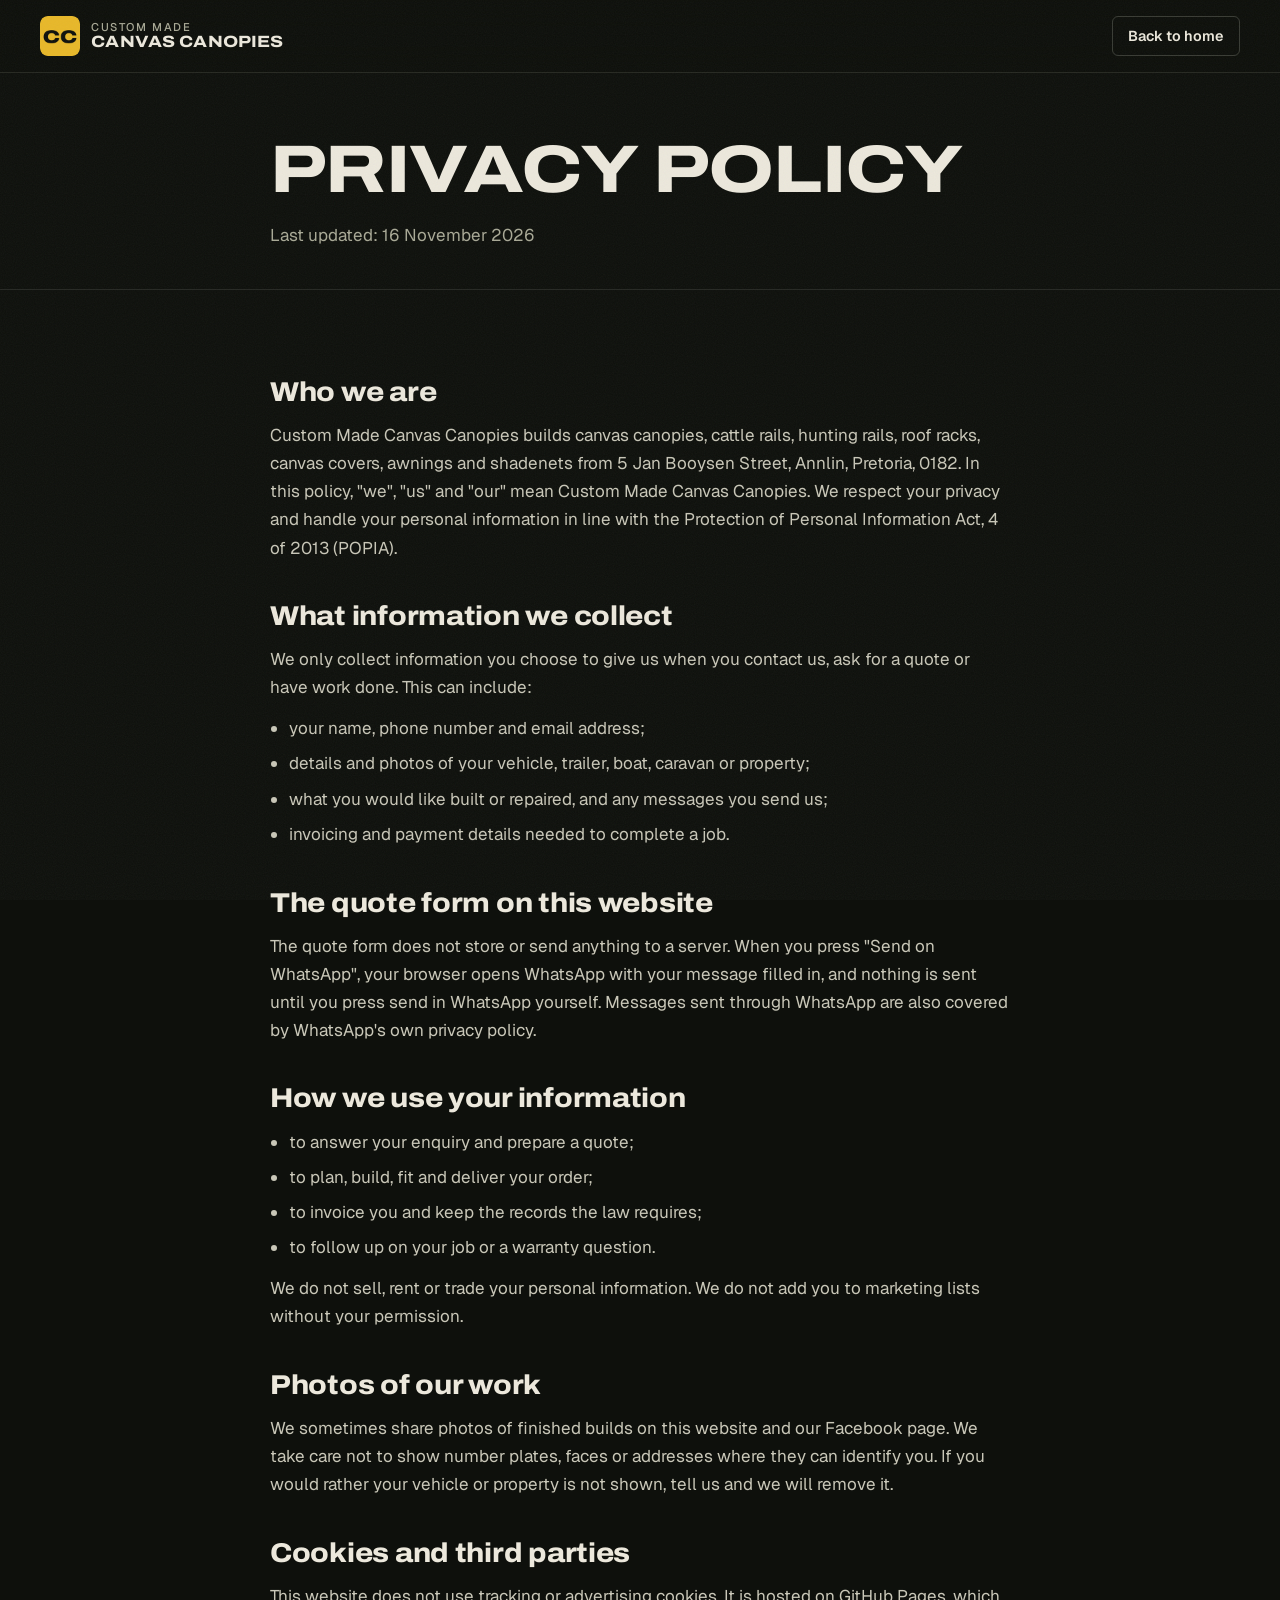
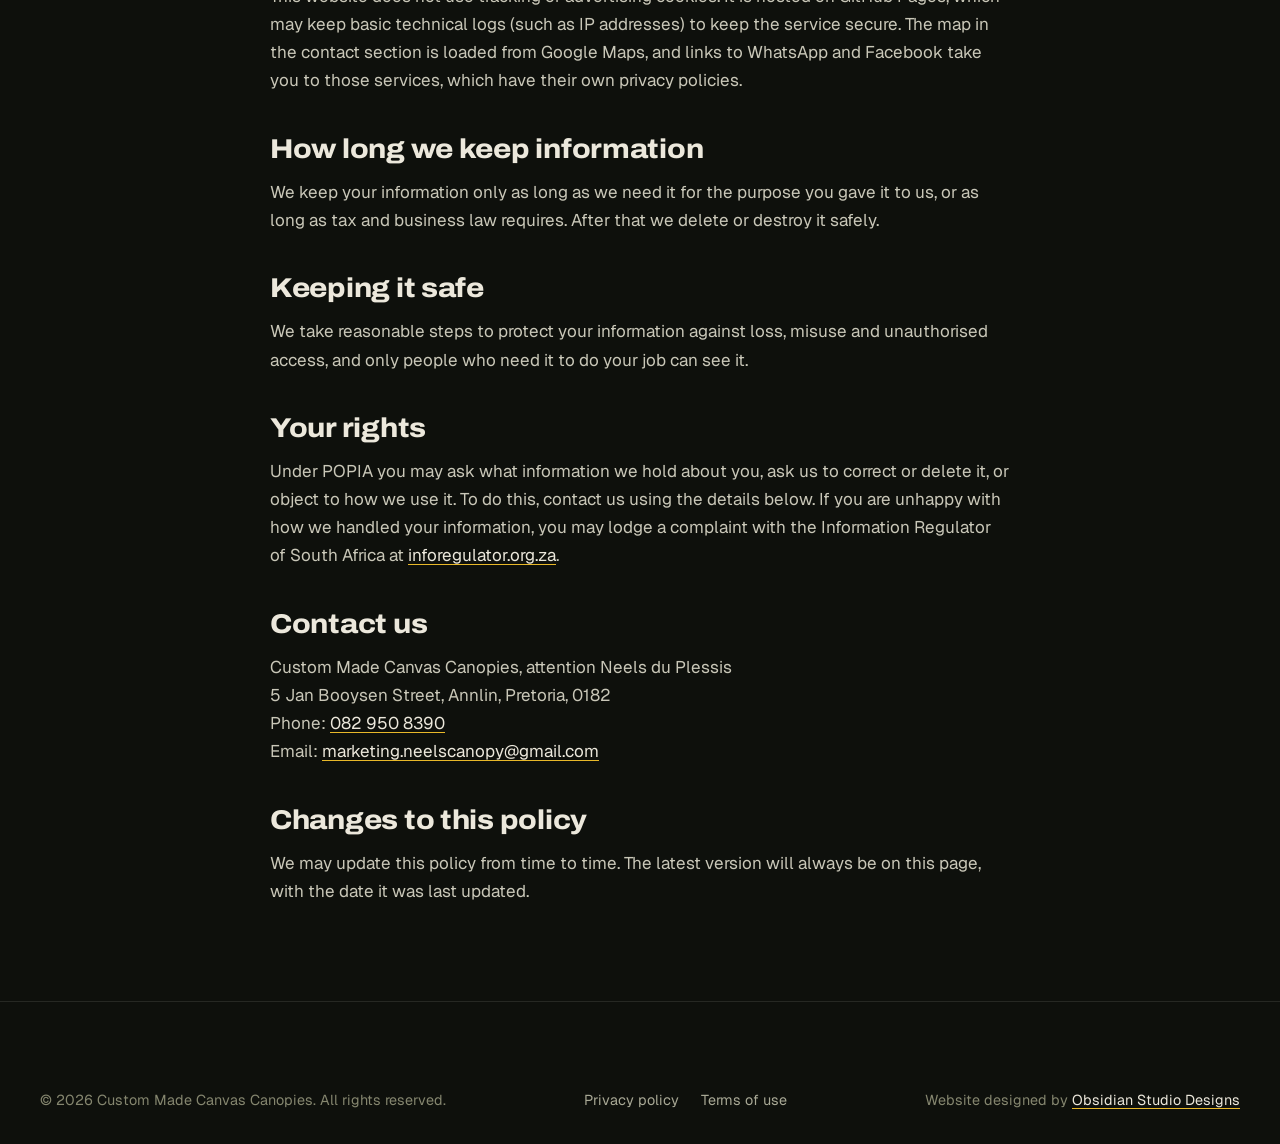
<file: privacy.html>
<!doctype html>
<html lang="en-ZA">
<head>
<meta charset="utf-8">
<meta name="viewport" content="width=device-width, initial-scale=1, viewport-fit=cover">
<title>Privacy policy | Custom Made Canvas Canopies</title>
<meta name="description" content="How Custom Made Canvas Canopies collects, uses and protects your personal information, in line with POPIA.">
<link rel="canonical" href="https://obsidianstudiodesigns.github.io/Custom-Made-Canvas-Canopies/privacy.html">
<meta name="robots" content="index,follow">
<meta name="theme-color" content="#0e100c">
<meta name="color-scheme" content="dark">
<meta property="og:type" content="website">
<meta property="og:site_name" content="Custom Made Canvas Canopies">
<meta property="og:locale" content="en_ZA">
<meta property="og:title" content="Privacy policy | Custom Made Canvas Canopies">
<meta property="og:description" content="How Custom Made Canvas Canopies collects, uses and protects your personal information, in line with POPIA.">
<meta property="og:url" content="https://obsidianstudiodesigns.github.io/Custom-Made-Canvas-Canopies/privacy.html">
<meta property="og:image" content="https://obsidianstudiodesigns.github.io/Custom-Made-Canvas-Canopies/assets/img/og-share.jpg">
<meta property="og:image:width" content="1200">
<meta property="og:image:height" content="630">
<meta name="twitter:card" content="summary_large_image">
<link rel="icon" href="favicon.ico" sizes="any">
<link rel="icon" type="image/png" sizes="32x32" href="favicon-32.png">
<link rel="apple-touch-icon" href="apple-touch-icon.png">
<link rel="manifest" href="site.webmanifest">
<link rel="preload" href="assets/fonts/archivo-var.woff2" as="font" type="font/woff2" crossorigin>
<link rel="stylesheet" href="assets/css/style.css">
</head>
<body>
<a class="skip" href="#main">Skip to content</a>
<header class="nav nav--page" data-state="scrolled">
  <div class="nav__inner wrap">
    <a class="brand" href="./" aria-label="Custom Made Canvas Canopies, home">
      <img src="assets/img/mark-120.png" alt="" width="40" height="40">
      <span class="brand__text"><span>Custom Made</span><strong>Canvas Canopies</strong></span>
    </a>
    <div class="nav__cta" style="margin-left:auto">
      <a class="btn btn--ghost btn--sm" href="./">Back to home</a>
    </div>
  </div>
</header>
<main id="main">
  <section class="legal-hero">
    <div class="wrap" style="max-width:820px">
      <h1>Privacy policy</h1>
      <p>Last updated: 16 November 2026</p>
    </div>
  </section>
  <section class="legal">
    <div class="wrap">
      <h2>Who we are</h2>
      <p>Custom Made Canvas Canopies builds canvas canopies, cattle rails, hunting rails, roof racks, canvas covers, awnings and shadenets from 5 Jan Booysen Street, Annlin, Pretoria, 0182. In this policy, "we", "us" and "our" mean Custom Made Canvas Canopies. We respect your privacy and handle your personal information in line with the Protection of Personal Information Act, 4 of 2013 (POPIA).</p>

      <h2>What information we collect</h2>
      <p>We only collect information you choose to give us when you contact us, ask for a quote or have work done. This can include:</p>
      <ul>
        <li>your name, phone number and email address;</li>
        <li>details and photos of your vehicle, trailer, boat, caravan or property;</li>
        <li>what you would like built or repaired, and any messages you send us;</li>
        <li>invoicing and payment details needed to complete a job.</li>
      </ul>

      <h2>The quote form on this website</h2>
      <p>The quote form does not store or send anything to a server. When you press "Send on WhatsApp", your browser opens WhatsApp with your message filled in, and nothing is sent until you press send in WhatsApp yourself. Messages sent through WhatsApp are also covered by WhatsApp's own privacy policy.</p>

      <h2>How we use your information</h2>
      <ul>
        <li>to answer your enquiry and prepare a quote;</li>
        <li>to plan, build, fit and deliver your order;</li>
        <li>to invoice you and keep the records the law requires;</li>
        <li>to follow up on your job or a warranty question.</li>
      </ul>
      <p>We do not sell, rent or trade your personal information. We do not add you to marketing lists without your permission.</p>

      <h2>Photos of our work</h2>
      <p>We sometimes share photos of finished builds on this website and our Facebook page. We take care not to show number plates, faces or addresses where they can identify you. If you would rather your vehicle or property is not shown, tell us and we will remove it.</p>

      <h2>Cookies and third parties</h2>
      <p>This website does not use tracking or advertising cookies. It is hosted on GitHub Pages, which may keep basic technical logs (such as IP addresses) to keep the service secure. The map in the contact section is loaded from Google Maps, and links to WhatsApp and Facebook take you to those services, which have their own privacy policies.</p>

      <h2>How long we keep information</h2>
      <p>We keep your information only as long as we need it for the purpose you gave it to us, or as long as tax and business law requires. After that we delete or destroy it safely.</p>

      <h2>Keeping it safe</h2>
      <p>We take reasonable steps to protect your information against loss, misuse and unauthorised access, and only people who need it to do your job can see it.</p>

      <h2>Your rights</h2>
      <p>Under POPIA you may ask what information we hold about you, ask us to correct or delete it, or object to how we use it. To do this, contact us using the details below. If you are unhappy with how we handled your information, you may lodge a complaint with the Information Regulator of South Africa at <a href="https://inforegulator.org.za/" target="_blank" rel="noopener">inforegulator.org.za</a>.</p>

      <h2>Contact us</h2>
      <p>Custom Made Canvas Canopies, attention Neels du Plessis<br>5 Jan Booysen Street, Annlin, Pretoria, 0182<br>Phone: <a href="tel:+27829508390">082 950 8390</a><br>Email: <a href="mailto:marketing.neelscanopy@gmail.com">marketing.neelscanopy@gmail.com</a></p>

      <h2>Changes to this policy</h2>
      <p>We may update this policy from time to time. The latest version will always be on this page, with the date it was last updated.</p>
    </div>
  </section>
</main>
<footer class="foot">
  <div class="wrap foot__base" style="margin-top:0;border-top:0;padding-top:0">
    <p>&copy; 2026 Custom Made Canvas Canopies. All rights reserved.</p>
    <nav class="foot__legal" aria-label="Legal">
      <a href="privacy.html">Privacy policy</a>
      <a href="terms.html">Terms of use</a>
    </nav>
    <p class="credit">Website designed by <a href="https://obsidianstudiodesigns.co.za/" target="_blank" rel="noopener">Obsidian Studio Designs</a></p>
  </div>
</footer>
</body>
</html>
</file>
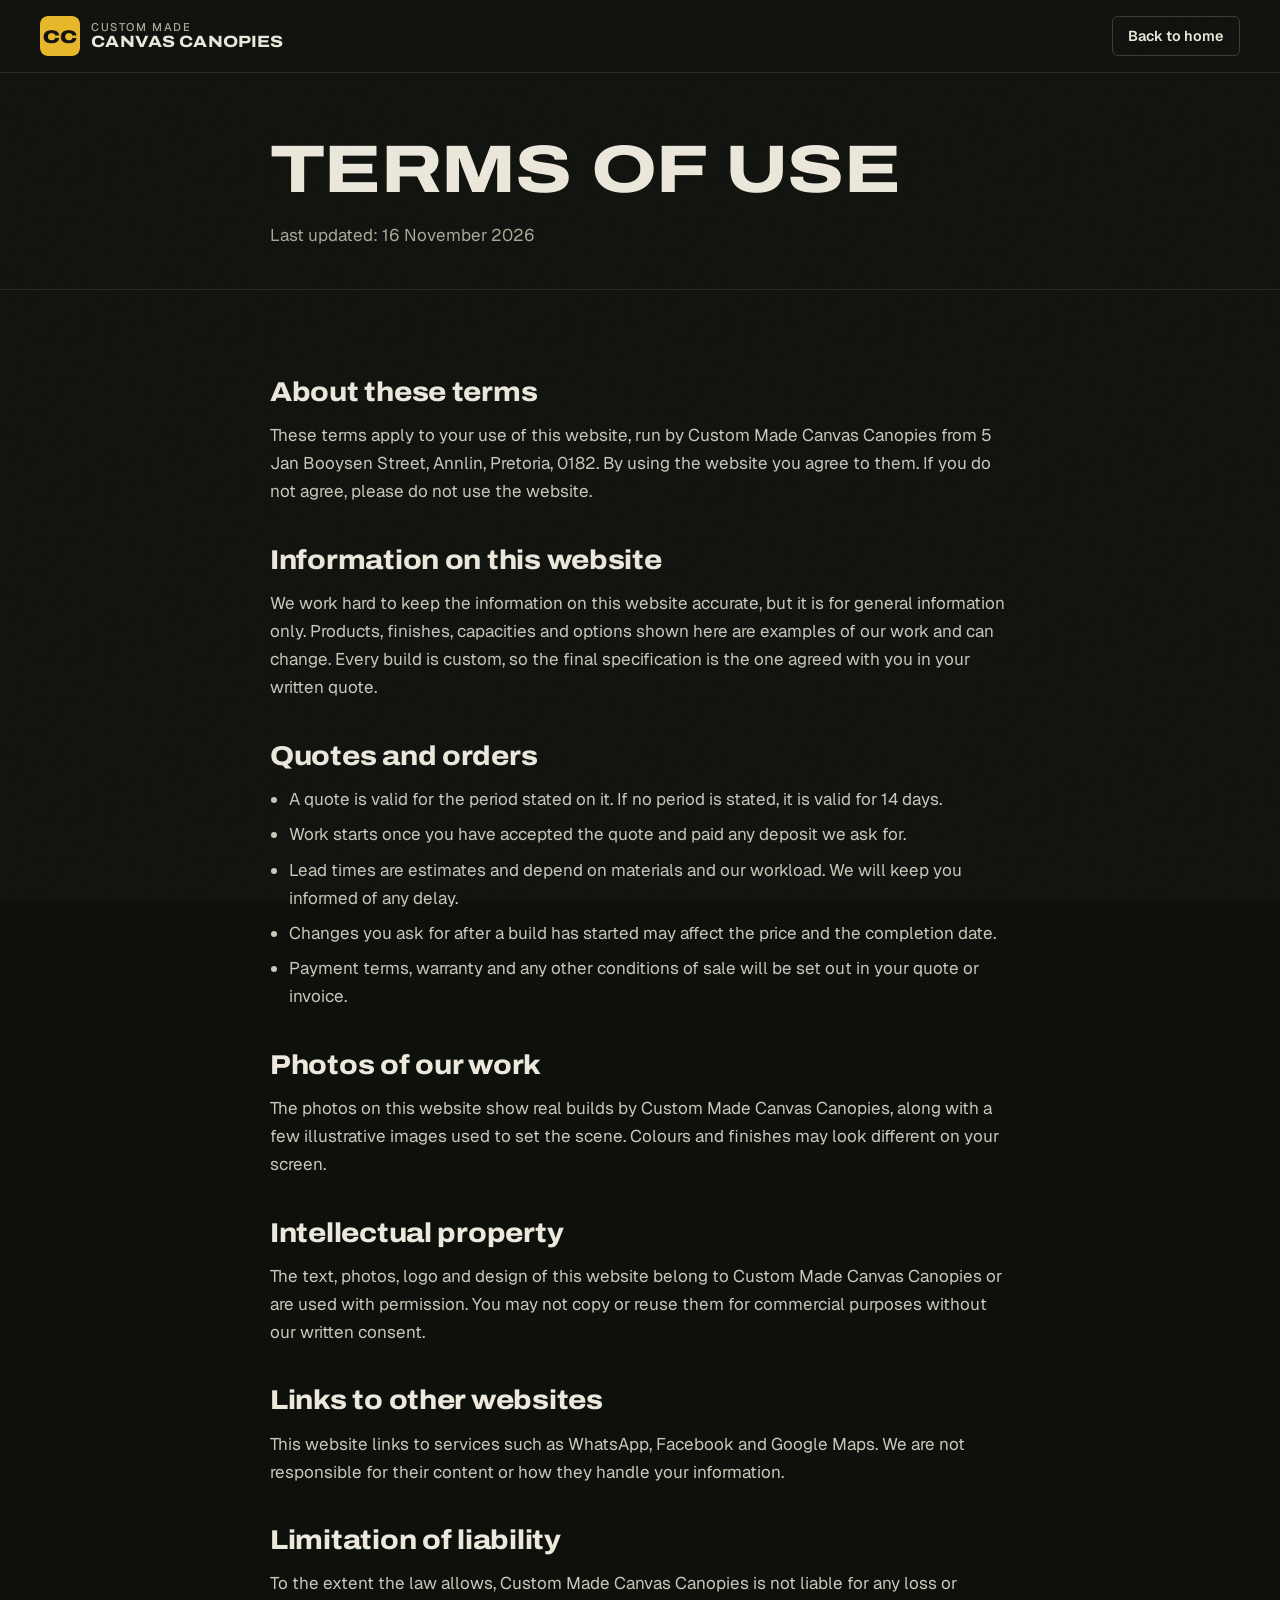
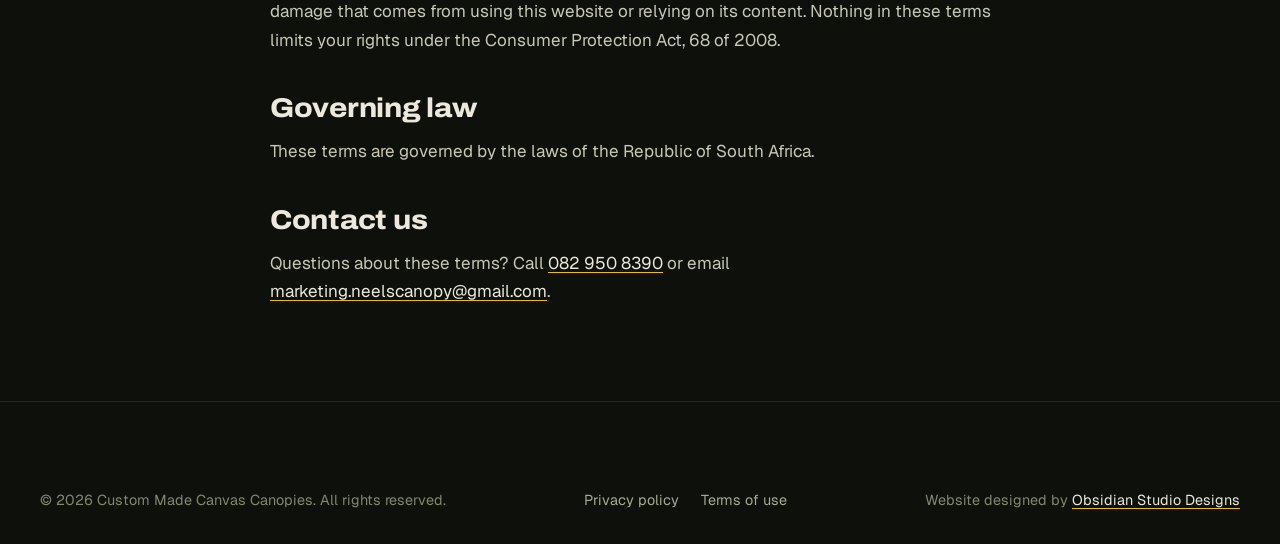
<file: terms.html>
<!doctype html>
<html lang="en-ZA">
<head>
<meta charset="utf-8">
<meta name="viewport" content="width=device-width, initial-scale=1, viewport-fit=cover">
<title>Terms of use | Custom Made Canvas Canopies</title>
<meta name="description" content="The terms that apply when you use the Custom Made Canvas Canopies website.">
<link rel="canonical" href="https://obsidianstudiodesigns.github.io/Custom-Made-Canvas-Canopies/terms.html">
<meta name="robots" content="index,follow">
<meta name="theme-color" content="#0e100c">
<meta name="color-scheme" content="dark">
<meta property="og:type" content="website">
<meta property="og:site_name" content="Custom Made Canvas Canopies">
<meta property="og:locale" content="en_ZA">
<meta property="og:title" content="Terms of use | Custom Made Canvas Canopies">
<meta property="og:description" content="The terms that apply when you use the Custom Made Canvas Canopies website.">
<meta property="og:url" content="https://obsidianstudiodesigns.github.io/Custom-Made-Canvas-Canopies/terms.html">
<meta property="og:image" content="https://obsidianstudiodesigns.github.io/Custom-Made-Canvas-Canopies/assets/img/og-share.jpg">
<meta property="og:image:width" content="1200">
<meta property="og:image:height" content="630">
<meta name="twitter:card" content="summary_large_image">
<link rel="icon" href="favicon.ico" sizes="any">
<link rel="icon" type="image/png" sizes="32x32" href="favicon-32.png">
<link rel="apple-touch-icon" href="apple-touch-icon.png">
<link rel="manifest" href="site.webmanifest">
<link rel="preload" href="assets/fonts/archivo-var.woff2" as="font" type="font/woff2" crossorigin>
<link rel="stylesheet" href="assets/css/style.css">
</head>
<body>
<a class="skip" href="#main">Skip to content</a>
<header class="nav nav--page" data-state="scrolled">
  <div class="nav__inner wrap">
    <a class="brand" href="./" aria-label="Custom Made Canvas Canopies, home">
      <img src="assets/img/mark-120.png" alt="" width="40" height="40">
      <span class="brand__text"><span>Custom Made</span><strong>Canvas Canopies</strong></span>
    </a>
    <div class="nav__cta" style="margin-left:auto">
      <a class="btn btn--ghost btn--sm" href="./">Back to home</a>
    </div>
  </div>
</header>
<main id="main">
  <section class="legal-hero">
    <div class="wrap" style="max-width:820px">
      <h1>Terms of use</h1>
      <p>Last updated: 16 November 2026</p>
    </div>
  </section>
  <section class="legal">
    <div class="wrap">
      <h2>About these terms</h2>
      <p>These terms apply to your use of this website, run by Custom Made Canvas Canopies from 5 Jan Booysen Street, Annlin, Pretoria, 0182. By using the website you agree to them. If you do not agree, please do not use the website.</p>

      <h2>Information on this website</h2>
      <p>We work hard to keep the information on this website accurate, but it is for general information only. Products, finishes, capacities and options shown here are examples of our work and can change. Every build is custom, so the final specification is the one agreed with you in your written quote.</p>

      <h2>Quotes and orders</h2>
      <ul>
        <li>A quote is valid for the period stated on it. If no period is stated, it is valid for 14 days.</li>
        <li>Work starts once you have accepted the quote and paid any deposit we ask for.</li>
        <li>Lead times are estimates and depend on materials and our workload. We will keep you informed of any delay.</li>
        <li>Changes you ask for after a build has started may affect the price and the completion date.</li>
        <li>Payment terms, warranty and any other conditions of sale will be set out in your quote or invoice.</li>
      </ul>

      <h2>Photos of our work</h2>
      <p>The photos on this website show real builds by Custom Made Canvas Canopies, along with a few illustrative images used to set the scene. Colours and finishes may look different on your screen.</p>

      <h2>Intellectual property</h2>
      <p>The text, photos, logo and design of this website belong to Custom Made Canvas Canopies or are used with permission. You may not copy or reuse them for commercial purposes without our written consent.</p>

      <h2>Links to other websites</h2>
      <p>This website links to services such as WhatsApp, Facebook and Google Maps. We are not responsible for their content or how they handle your information.</p>

      <h2>Limitation of liability</h2>
      <p>To the extent the law allows, Custom Made Canvas Canopies is not liable for any loss or damage that comes from using this website or relying on its content. Nothing in these terms limits your rights under the Consumer Protection Act, 68 of 2008.</p>

      <h2>Governing law</h2>
      <p>These terms are governed by the laws of the Republic of South Africa.</p>

      <h2>Contact us</h2>
      <p>Questions about these terms? Call <a href="tel:+27829508390">082 950 8390</a> or email <a href="mailto:marketing.neelscanopy@gmail.com">marketing.neelscanopy@gmail.com</a>.</p>
    </div>
  </section>
</main>
<footer class="foot">
  <div class="wrap foot__base" style="margin-top:0;border-top:0;padding-top:0">
    <p>&copy; 2026 Custom Made Canvas Canopies. All rights reserved.</p>
    <nav class="foot__legal" aria-label="Legal">
      <a href="privacy.html">Privacy policy</a>
      <a href="terms.html">Terms of use</a>
    </nav>
    <p class="credit">Website designed by <a href="https://obsidianstudiodesigns.co.za/" target="_blank" rel="noopener">Obsidian Studio Designs</a></p>
  </div>
</footer>
</body>
</html>
</file>
<file: assets/css/style.css>
/* Custom Made Canvas Canopies
   Dark olive-black base, one accent (flyer yellow), Archivo expanded display + Geist body.
   Radius system: 6px on every surface and button, round only for icon buttons. */

@font-face {
  font-family: "Archivo";
  src: url("../fonts/archivo-var.woff2") format("woff2");
  font-weight: 100 900;
  font-stretch: 62% 125%;
  font-display: swap;
}
@font-face {
  font-family: "Geist";
  src: url("../fonts/geist-var.woff2") format("woff2");
  font-weight: 100 900;
  font-display: swap;
}

:root {
  --bg: #0e100c;
  --bg-2: #13160f;
  --surface: #191d14;
  --surface-2: #20251a;
  --line: rgba(236, 232, 220, .11);
  --line-2: rgba(236, 232, 220, .2);
  --text: #ece8dc;
  --muted: #a9a996;
  --dim: #85866f;
  --accent: #e8b829;
  --accent-ink: #15130a;
  --accent-soft: rgba(232, 184, 41, .12);
  --radius: 6px;
  --wrap: 1320px;
  --gutter: clamp(1rem, 4vw, 2.5rem);
  --ease: cubic-bezier(.16, 1, .3, 1);
  --display: "Archivo", "Arial Black", system-ui, sans-serif;
  --body: "Geist", system-ui, -apple-system, "Segoe UI", sans-serif;
  --nav-h: 72px;
  color-scheme: dark;
}

*, *::before, *::after { box-sizing: border-box; }
html { -webkit-text-size-adjust: 100%; scroll-behavior: smooth; scroll-padding-top: calc(var(--nav-h) + 12px); }
body {
  margin: 0;
  background: var(--bg);
  color: var(--text);
  font: 400 1.0625rem/1.65 var(--body);
  -webkit-font-smoothing: antialiased;
  -webkit-tap-highlight-color: transparent;
  overflow-x: hidden;
}
/* film grain on a fixed, non-scrolling layer */
body::after {
  content: "";
  position: fixed; inset: 0; z-index: 90; pointer-events: none;
  opacity: .05;
  background-image: url("data:image/svg+xml,%3Csvg xmlns='http://www.w3.org/2000/svg' width='160' height='160'%3E%3Cfilter id='n'%3E%3CfeTurbulence type='fractalNoise' baseFrequency='.9' numOctaves='2' stitchTiles='stitch'/%3E%3C/filter%3E%3Crect width='100%25' height='100%25' filter='url(%23n)'/%3E%3C/svg%3E");
}
img { display: block; max-width: 100%; height: auto; }
a { color: inherit; }
h1, h2, h3 { margin: 0; font-family: var(--display); font-weight: 780; font-stretch: 118%; letter-spacing: -.01em; line-height: 1.02; text-wrap: balance; }
h2 { font-size: clamp(2rem, 1.2rem + 3vw, 3.6rem); text-transform: uppercase; }
h3 { font-size: 1.15rem; font-stretch: 110%; line-height: 1.15; }
p { margin: 0; }
.wrap { width: 100%; max-width: var(--wrap); margin-inline: auto; padding-inline: var(--gutter); }
.i { width: 1.15em; height: 1.15em; flex: none; }
.skip { position: absolute; left: 1rem; top: -4rem; z-index: 100; background: var(--accent); color: var(--accent-ink); padding: .6rem 1rem; border-radius: var(--radius); font-weight: 600; }
.skip:focus { top: 1rem; }
:focus-visible { outline: 2px solid var(--accent); outline-offset: 3px; border-radius: 4px; }

.eyebrow {
  display: inline-flex; align-items: center; gap: .6rem;
  font: 600 .78rem/1 var(--body); letter-spacing: .16em; text-transform: uppercase; color: var(--accent);
}
.eyebrow::before { content: ""; width: 28px; height: 1px; background: currentColor; }
.lead { font-size: clamp(1.05rem, 1rem + .3vw, 1.2rem); color: var(--muted); max-width: 52ch; }

/* ---------- buttons ---------- */
.btn {
  --h: 46px;
  display: inline-flex; align-items: center; justify-content: center; gap: .55rem;
  height: var(--h); padding: 0 1.2rem;
  border-radius: var(--radius); border: 1px solid transparent;
  font: 600 .95rem/1 var(--body); text-decoration: none; white-space: nowrap; cursor: pointer;
  transition: transform .25s var(--ease), background-color .25s var(--ease), border-color .25s var(--ease), color .25s var(--ease), box-shadow .25s var(--ease);
  user-select: none; -webkit-user-select: none;
}
.btn:active { transform: translateY(1px) scale(.985); }
.btn--sm { --h: 40px; padding: 0 .95rem; font-size: .9rem; }
.btn--lg { --h: 54px; padding: 0 1.5rem; font-size: 1rem; }
.btn--block { width: 100%; }
.btn--accent { background: var(--accent); color: var(--accent-ink); box-shadow: inset 0 1px 0 rgba(255, 255, 255, .35), 0 10px 30px -12px rgba(232, 184, 41, .55); }
.btn--ghost { border-color: var(--line-2); color: var(--text); background: transparent; }
.btn--glass {
  color: var(--text); border-color: rgba(236, 232, 220, .28);
  background: rgba(14, 16, 12, .35);
  -webkit-backdrop-filter: blur(14px) saturate(140%); backdrop-filter: blur(14px) saturate(140%);
  box-shadow: inset 0 1px 0 rgba(255, 255, 255, .08);
}
.btn .i { width: 1.15rem; height: 1.15rem; }
@media (hover: hover) {
  .btn--accent:hover { background: #f2c53c; transform: translateY(-1px); }
  .btn--ghost:hover, .btn--glass:hover { border-color: var(--accent); color: var(--accent); }
  .btn--glass:hover .i { transform: translateX(3px); }
}
.btn--glass .i { transition: transform .3s var(--ease); }
.round {
  display: grid; place-items: center; width: 46px; height: 46px; border-radius: 50%;
  border: 1px solid var(--line-2); background: rgba(14, 16, 12, .5); color: var(--text); cursor: pointer;
  transition: border-color .2s, color .2s, transform .2s var(--ease);
}
.round:active { transform: scale(.94); }
@media (hover: hover) { .round:hover { border-color: var(--accent); color: var(--accent); } }

/* ---------- nav ---------- */
.nav {
  position: fixed; inset: 0 0 auto; z-index: 50;
  padding-top: env(safe-area-inset-top);
  transition: background-color .4s var(--ease), border-color .4s var(--ease), backdrop-filter .4s;
  border-bottom: 1px solid transparent;
}
.nav[data-state="scrolled"], .nav.is-open {
  background: rgba(14, 16, 12, .82);
  -webkit-backdrop-filter: blur(16px) saturate(140%); backdrop-filter: blur(16px) saturate(140%);
  border-bottom-color: var(--line);
}
.nav__inner { height: var(--nav-h); display: flex; align-items: center; gap: 2rem; }
.brand { display: inline-flex; align-items: center; gap: .7rem; text-decoration: none; }
.brand img { width: 40px; height: 40px; border-radius: 8px; }
.brand__text { display: flex; flex-direction: column; line-height: 1.05; }
.brand__text span { font: 500 .7rem/1.1 var(--body); letter-spacing: .14em; text-transform: uppercase; color: var(--muted); }
.brand__text strong { font: 760 1.02rem/1.1 var(--display); font-stretch: 116%; text-transform: uppercase; letter-spacing: .01em; }
.nav__links { display: flex; gap: 1.6rem; margin-left: auto; }
.nav__links a { font-size: .93rem; color: var(--muted); text-decoration: none; position: relative; padding: .4rem 0; transition: color .2s; }
.nav__links a::after { content: ""; position: absolute; left: 0; right: 0; bottom: 0; height: 1px; background: var(--accent); transform: scaleX(0); transform-origin: left; transition: transform .35s var(--ease); }
@media (hover: hover) { .nav__links a:hover { color: var(--text); } .nav__links a:hover::after { transform: scaleX(1); } }
.nav__cta { display: flex; align-items: center; gap: .6rem; }
.nav__toggle { display: none; width: 44px; height: 44px; border: 1px solid var(--line-2); border-radius: var(--radius); background: transparent; color: var(--text); place-items: center; cursor: pointer; }
.nav__toggle .i { width: 22px; height: 22px; }
.nav__toggle .i--close, .nav.is-open .nav__toggle .i--open { display: none; }
.nav.is-open .nav__toggle .i--close { display: block; }
.menu { border-top: 1px solid var(--line); padding: 1.5rem var(--gutter) 2rem; height: calc(100dvh - var(--nav-h)); overflow-y: auto; }
.menu nav { display: flex; flex-direction: column; }
.menu nav a { font: 760 1.9rem/1 var(--display); font-stretch: 116%; text-transform: uppercase; text-decoration: none; padding: .85rem 0; border-bottom: 1px solid var(--line); }
.menu__foot { display: flex; flex-direction: column; gap: .5rem; margin-top: 1.6rem; color: var(--muted); }
.menu__foot a { text-decoration: none; }

@media (max-width: 1180px) { .nav__call { display: none; } }
@media (max-width: 1020px) {
  .nav__links { display: none; }
  .nav__cta { margin-left: auto; }
  .nav__toggle { display: grid; }
}
@media (max-width: 560px) {
  :root { --nav-h: 64px; }
  .nav__cta .btn--accent { display: none; }
  .brand__text strong { font-size: .92rem; }
}

/* ---------- hero ---------- */
.hero { position: relative; min-height: 100dvh; display: flex; align-items: flex-end; overflow: hidden; isolation: isolate; }
.hero__media, .hero__media img { position: absolute; inset: 0; width: 100%; height: 100%; }
.hero__media img { object-fit: cover; object-position: 70% 55%; }
.hero__shade {
  position: absolute; inset: 0; z-index: 1;
  background:
    linear-gradient(90deg, rgba(14, 16, 12, .9) 0%, rgba(14, 16, 12, .62) 32%, rgba(14, 16, 12, .08) 62%, rgba(14, 16, 12, 0) 100%),
    linear-gradient(0deg, var(--bg) 0%, rgba(14, 16, 12, .45) 22%, rgba(14, 16, 12, 0) 48%),
    linear-gradient(180deg, rgba(14, 16, 12, .55) 0%, rgba(14, 16, 12, 0) 18%);
}
.hero__content { position: relative; z-index: 2; padding-top: calc(var(--nav-h) + 3rem); padding-bottom: clamp(4.5rem, 12vh, 8.5rem); }
.hero__title {
  font-size: clamp(2.5rem, 1rem + 3.9vw, 4.6rem);
  font-stretch: 122%; font-weight: 820; line-height: .98; text-transform: uppercase;
  max-width: 14.5ch; margin: 1.1rem 0 1.4rem;
}
.hero__sub { font-size: clamp(1.05rem, .95rem + .45vw, 1.3rem); color: #d6d3c5; max-width: 40ch; }
.hero__ctas { display: flex; flex-wrap: wrap; gap: .8rem; margin-top: 2.2rem; }

@media (max-width: 760px) {
  .hero__media img { object-position: 50% 70%; }
  .hero__shade {
    background:
      linear-gradient(180deg, rgba(14, 16, 12, .72) 0%, rgba(14, 16, 12, .25) 30%, rgba(14, 16, 12, .1) 50%, rgba(14, 16, 12, .72) 74%, var(--bg) 100%);
  }
  .hero { align-items: flex-start; }
  .hero__content { padding-top: calc(var(--nav-h) + 2.2rem); padding-bottom: 2rem; min-height: 100dvh; display: flex; flex-direction: column; }
  .hero__title { max-width: 11ch; }
  .hero__ctas { margin-top: auto; padding-top: 2rem; }
  .hero__ctas .btn { flex: 1 1 100%; }
}

/* hero entrance */
@media (prefers-reduced-motion: no-preference) {
  .hero__media img { animation: settle 2.6s var(--ease) both; }
  .hero__content > * { animation: rise 1s var(--ease) both; }
  .hero__content > :nth-child(1) { animation-delay: .25s; }
  .hero__content > :nth-child(2) { animation-delay: .35s; }
  .hero__content > :nth-child(3) { animation-delay: .5s; }
  .hero__content > :nth-child(4) { animation-delay: .65s; }
}
@keyframes settle { from { transform: scale(1.09); filter: brightness(.6); } to { transform: none; filter: none; } }
@keyframes rise { from { opacity: 0; transform: translateY(22px); } to { opacity: 1; transform: none; } }

/* ---------- marquee ---------- */
.marquee { border-block: 1px solid var(--line); overflow: hidden; background: var(--bg-2); -webkit-mask: linear-gradient(90deg, transparent, #000 8%, #000 92%, transparent); mask: linear-gradient(90deg, transparent, #000 8%, #000 92%, transparent); }
.marquee__track { display: flex; width: max-content; }
.marquee ul { display: flex; margin: 0; padding: 0; list-style: none; }
.marquee li { font: 700 clamp(1rem, .9rem + .5vw, 1.35rem)/1 var(--display); font-stretch: 120%; text-transform: uppercase; color: var(--dim); padding: 1.35rem 1.6rem; display: flex; align-items: center; gap: 3.2rem; white-space: nowrap; }
.marquee li::after { content: ""; width: 8px; height: 8px; background: var(--accent); transform: rotate(45deg); opacity: .8; margin-left: 1.6rem; }
@media (prefers-reduced-motion: no-preference) { .marquee__track { animation: slide 38s linear infinite; } }
@keyframes slide { to { transform: translateX(-50%); } }

/* ---------- sections ---------- */
.section { padding-block: clamp(4.5rem, 3rem + 6vw, 8.5rem); }
.section__head { max-width: 760px; margin-bottom: clamp(2.5rem, 2rem + 2vw, 4rem); }
.section__head p { margin-top: 1.2rem; color: var(--muted); font-size: 1.12rem; max-width: 56ch; }

/* ---------- bento ---------- */
.bento { display: grid; grid-template-columns: repeat(12, 1fr); grid-auto-rows: minmax(150px, auto); gap: 14px; }
.tile {
  position: relative; overflow: hidden; border-radius: var(--radius);
  background: var(--surface); border: 1px solid var(--line);
  display: flex; flex-direction: column; justify-content: flex-end; min-height: 340px; isolation: isolate;
}
.tile img { position: absolute; inset: 0; width: 100%; height: 100%; object-fit: cover; z-index: -2; transition: transform 1.2s var(--ease), filter .6s; filter: saturate(.9); }
.tile::before { content: ""; position: absolute; inset: 0; z-index: -1; background: linear-gradient(180deg, rgba(14, 16, 12, 0) 30%, rgba(14, 16, 12, .55) 58%, rgba(14, 16, 12, .94) 100%); }
.tile__body { padding: clamp(1.25rem, 1rem + 1vw, 2rem); }
.tile__icon { width: 26px; height: 26px; color: var(--accent); margin-bottom: .9rem; }
.tile h3 { font-size: clamp(1.25rem, 1.05rem + .6vw, 1.7rem); text-transform: uppercase; }
.tile p { color: #cfccbe; margin-top: .55rem; max-width: 42ch; font-size: .98rem; }
@media (hover: hover) { .tile:hover img { transform: scale(1.05); filter: saturate(1.05); } }
.tile--canopy { grid-column: span 7; grid-row: span 2; min-height: 560px; }
.tile--rails { grid-column: span 5; grid-row: span 2; }
.tile--hunt { grid-column: span 5; min-height: 400px; }
.tile--rack { grid-column: span 3; min-height: 400px; }
.tile--tent { grid-column: span 4; min-height: 400px; }
.tile--covers { grid-column: span 12; min-height: 0; background: var(--accent); color: var(--accent-ink); border-color: transparent; }
.tile--covers::before { display: none; }
.tile--covers .tile__body { display: grid; grid-template-columns: auto 1fr auto; align-items: center; gap: 1.2rem 2rem; }
.tile--covers .tile__icon { color: var(--accent-ink); margin: 0; width: 34px; height: 34px; }
.tile--covers p { color: #3a3415; margin-top: .35rem; max-width: 70ch; }
.tile__link { display: inline-flex; align-items: center; gap: .5rem; font-weight: 650; text-decoration: none; border-bottom: 1.5px solid currentColor; padding-bottom: 2px; white-space: nowrap; }
.tile__link .i { transition: transform .3s var(--ease); }
@media (hover: hover) { .tile__link:hover .i { transform: translateX(4px); } }

@media (max-width: 1020px) {
  .tile--canopy { grid-column: span 12; grid-row: auto; min-height: 460px; }
  .tile--rails, .tile--hunt { grid-column: span 6; grid-row: auto; min-height: 380px; }
  .tile--rack, .tile--tent { grid-column: span 6; }
}
@media (max-width: 760px) {
  .bento { grid-template-columns: 1fr; gap: 12px; }
  .tile, .tile--canopy, .tile--rails, .tile--hunt, .tile--rack, .tile--tent, .tile--covers { grid-column: 1 / -1; min-height: 340px; }
  .tile--covers { min-height: 0; }
  .tile--covers .tile__body { grid-template-columns: 1fr; }
}

/* ---------- tank ---------- */
.tank { background: linear-gradient(180deg, var(--bg) 0%, var(--bg-2) 100%); }
.tank__grid { display: grid; grid-template-columns: minmax(0, 5fr) minmax(0, 6fr); gap: clamp(2.5rem, 2rem + 4vw, 6rem); align-items: center; }
.tank__media { margin: 0; border-radius: var(--radius); overflow: hidden; aspect-ratio: 4 / 5; position: relative; }
.tank__media img { width: 100%; height: 100%; object-fit: cover; object-position: 40% 30%; }
.tank__media::after { content: ""; position: absolute; inset: 0; border-radius: inherit; box-shadow: inset 0 0 0 1px rgba(236, 232, 220, .12); pointer-events: none; }
.tank__copy h2 { margin: 1.1rem 0 1.3rem; max-width: 15ch; }
.stats { display: grid; grid-template-columns: 1fr 1fr; gap: 14px; margin: 2.6rem 0 0; }
.stat { background: var(--surface); border: 1px solid var(--line); border-radius: var(--radius); padding: 1.3rem 1.4rem; }
.stat dt { font-size: .82rem; letter-spacing: .08em; text-transform: uppercase; color: var(--dim); font-weight: 600; }
.stat dd { margin: .5rem 0 0; font-size: 1.02rem; color: var(--text); }
.stat--big { grid-column: 1 / -1; display: flex; align-items: flex-end; justify-content: space-between; gap: 1rem; background: var(--accent-soft); border-color: rgba(232, 184, 41, .3); }
.stat--big dd { margin: 0; display: flex; align-items: baseline; gap: .6rem; }
.stat__num { font: 820 clamp(3.2rem, 2rem + 4vw, 5.2rem)/.9 var(--display); font-stretch: 125%; color: var(--accent); letter-spacing: -.02em; }
.stat__unit { font: 700 1.1rem/1 var(--display); font-stretch: 115%; text-transform: uppercase; color: var(--accent); }
@media (max-width: 900px) {
  .tank__grid { grid-template-columns: 1fr; }
  .tank__media { aspect-ratio: 4 / 3.6; }
}
@media (max-width: 480px) { .stats { grid-template-columns: 1fr; } .stat--big { flex-direction: column; align-items: flex-start; } }

/* ---------- process ---------- */
.process { position: relative; isolation: isolate; overflow: hidden; padding-block: clamp(6rem, 4rem + 10vw, 12rem) clamp(3.5rem, 3rem + 3vw, 5.5rem); }
.process__media, .process__media img { position: absolute; inset: 0; width: 100%; height: 100%; z-index: -2; }
.process__media img { object-fit: cover; object-position: 50% 40%; }
.process__shade { position: absolute; inset: 0; z-index: -1; background: linear-gradient(180deg, var(--bg-2) 0%, rgba(14, 16, 12, .35) 26%, rgba(14, 16, 12, .5) 55%, rgba(14, 16, 12, .96) 82%, var(--bg) 100%); }
.process h2 { font-size: clamp(2.4rem, 1.2rem + 5vw, 5.4rem); font-stretch: 124%; max-width: 12ch; margin-bottom: clamp(3rem, 2rem + 6vw, 9rem); }
.steps { list-style: none; margin: 0; padding: 0; display: grid; grid-template-columns: repeat(4, 1fr); counter-reset: step; border-top: 1px solid var(--line-2); }
.steps li { padding: 1.5rem 1.6rem 0 0; position: relative; counter-increment: step; }
.steps li::before { content: ""; position: absolute; top: -1px; left: 0; width: 40%; height: 2px; background: var(--accent); }
.steps h3 { font-size: clamp(1.4rem, 1.1rem + .8vw, 2rem); text-transform: uppercase; font-stretch: 122%; }
.steps p { color: #cfccbe; margin-top: .6rem; max-width: 30ch; }
@media (max-width: 900px) { .steps { grid-template-columns: 1fr 1fr; row-gap: 2rem; } }
@media (max-width: 520px) { .steps { grid-template-columns: 1fr; row-gap: 1.6rem; } }

/* ---------- gallery ---------- */
.gallery__head { display: flex; align-items: flex-end; justify-content: space-between; gap: 1.5rem 2rem; flex-wrap: wrap; margin-bottom: 2.5rem; }
.chips { display: flex; flex-wrap: wrap; gap: .5rem; }
.chip { font: 550 .9rem/1 var(--body); color: var(--muted); background: transparent; border: 1px solid var(--line-2); border-radius: var(--radius); padding: .7rem 1rem; cursor: pointer; transition: all .25s var(--ease); }
.chip[aria-pressed="true"] { background: var(--text); color: var(--bg); border-color: var(--text); }
@media (hover: hover) { .chip:hover:not([aria-pressed="true"]) { border-color: var(--accent); color: var(--accent); } }
.masonry { columns: 3 300px; column-gap: 14px; }
.shot { display: block; break-inside: avoid; margin-bottom: 14px; border-radius: var(--radius); overflow: hidden; position: relative; background: var(--surface); }
.shot img { width: 100%; transition: transform .9s var(--ease), opacity .4s; }
.shot::after { content: ""; position: absolute; inset: 0; border-radius: inherit; box-shadow: inset 0 0 0 1px rgba(236, 232, 220, .08); pointer-events: none; }
@media (hover: hover) { .shot:hover img { transform: scale(1.04); } }
.shot[hidden] { display: none; }
.gallery__more { margin-top: 2rem; color: var(--muted); }
.gallery__more a { color: var(--text); display: inline-flex; align-items: center; gap: .3rem; text-underline-offset: 4px; text-decoration-color: var(--accent); }
@media (max-width: 640px) { .masonry { columns: 2 140px; column-gap: 10px; } .shot { margin-bottom: 10px; } .chips { overflow-x: auto; flex-wrap: nowrap; scrollbar-width: none; margin-inline: calc(var(--gutter) * -1); padding-inline: var(--gutter); } .chip { flex: none; } }

/* ---------- shade rail ---------- */
.shade { background: var(--bg-2); border-block: 1px solid var(--line); overflow: hidden; }
.shade__head { display: grid; grid-template-columns: 1fr auto; gap: 1.2rem 2rem; align-items: end; margin-bottom: 2.5rem; }
.shade__head h2 { max-width: 16ch; grid-column: 1; }
.shade__head p { grid-column: 1; color: var(--muted); max-width: 54ch; font-size: 1.1rem; }
.shade__nav { grid-column: 2; grid-row: 1 / span 2; display: flex; gap: .6rem; }
.rail {
  display: grid; grid-auto-flow: column; grid-auto-columns: min(560px, 84vw); gap: 16px;
  overflow-x: auto; scroll-snap-type: x mandatory; overscroll-behavior-x: contain;
  padding-inline: max(var(--gutter), calc((100vw - var(--wrap)) / 2 + var(--gutter)));
  scroll-padding-inline: max(var(--gutter), calc((100vw - var(--wrap)) / 2 + var(--gutter)));
  scrollbar-width: none; padding-bottom: .5rem;
}
.rail::-webkit-scrollbar { display: none; }
.slide { margin: 0; scroll-snap-align: start; }
.slide img { width: 100%; aspect-ratio: 4 / 3; object-fit: cover; border-radius: var(--radius); }
.slide figcaption { margin-top: .9rem; font: 650 1rem/1.2 var(--display); font-stretch: 112%; text-transform: uppercase; color: var(--muted); }
@media (max-width: 640px) { .shade__head { grid-template-columns: 1fr; } .shade__nav { display: none; } }

/* ---------- about ---------- */
.about__grid { display: grid; grid-template-columns: minmax(0, 7fr) minmax(0, 5fr); gap: clamp(2.5rem, 2rem + 4vw, 6rem); align-items: start; }
.about__statement h2 { font-size: clamp(1.9rem, 1.1rem + 2.6vw, 3.3rem); text-transform: none; font-stretch: 112%; font-weight: 720; line-height: 1.08; }
.about__statement p { margin-top: 1.6rem; color: var(--muted); font-size: 1.12rem; max-width: 58ch; }
.facts { list-style: none; margin: 0; padding: 0; display: grid; grid-template-columns: 1fr 1fr; gap: 2rem 1.6rem; }
.facts .i { width: 28px; height: 28px; color: var(--accent); margin-bottom: .9rem; }
.facts h3 { font-size: 1.08rem; text-transform: uppercase; }
.facts p { color: var(--muted); margin-top: .4rem; font-size: .97rem; }
@media (max-width: 900px) { .about__grid { grid-template-columns: 1fr; } }
@media (max-width: 420px) { .facts { grid-template-columns: 1fr; } }

/* ---------- faq ---------- */
.faq { padding-top: 0; }
.faq__grid { display: grid; grid-template-columns: minmax(0, 4fr) minmax(0, 8fr); gap: 2rem clamp(2rem, 2rem + 4vw, 6rem); border-top: 1px solid var(--line); padding-top: clamp(4rem, 3rem + 4vw, 7rem); }
.faq__list details { border-bottom: 1px solid var(--line); }
.faq__list details:first-child { border-top: 1px solid var(--line); }
.faq__list summary {
  list-style: none; cursor: pointer; padding: 1.4rem 3rem 1.4rem 0; position: relative;
  font: 680 clamp(1.05rem, 1rem + .35vw, 1.25rem)/1.3 var(--display); font-stretch: 108%;
}
.faq__list summary::-webkit-details-marker { display: none; }
.faq__list summary::before, .faq__list summary::after { content: ""; position: absolute; right: .4rem; top: 50%; width: 16px; height: 2px; background: var(--accent); transition: transform .35s var(--ease); }
.faq__list summary::after { transform: rotate(90deg); }
.faq__list details[open] summary::after { transform: rotate(0); }
.faq__list details p { color: var(--muted); padding: 0 3rem 1.5rem 0; max-width: 64ch; }
.faq__list details a { color: var(--text); text-decoration-color: var(--accent); text-underline-offset: 3px; }
@media (max-width: 900px) { .faq__grid { grid-template-columns: 1fr; } }

/* ---------- contact ---------- */
.contact { background: var(--bg-2); border-top: 1px solid var(--line); }
.contact__grid { display: grid; grid-template-columns: minmax(0, 1fr) minmax(0, 1fr); gap: clamp(2.5rem, 2rem + 4vw, 6rem); }
.contact__info h2 { max-width: 12ch; margin-bottom: 1.2rem; }
.contact__list { list-style: none; padding: 0; margin: 2.2rem 0; display: grid; gap: 1.4rem; }
.contact__list li { display: flex; gap: 1rem; }
.contact__list .i { width: 22px; height: 22px; color: var(--accent); margin-top: .2rem; }
.contact__list div { display: flex; flex-direction: column; }
.contact__list span { font-size: .8rem; letter-spacing: .08em; text-transform: uppercase; color: var(--dim); font-weight: 600; }
.contact__list a { font-size: 1.08rem; text-decoration: none; overflow-wrap: anywhere; }
@media (hover: hover) { .contact__list a:hover { color: var(--accent); } }
.map { border-radius: var(--radius); overflow: hidden; border: 1px solid var(--line); aspect-ratio: 16 / 9; background: var(--surface); }
.map iframe { width: 100%; height: 100%; border: 0; filter: grayscale(.85) invert(.9) hue-rotate(180deg) contrast(.9); }

.quote { background: var(--surface); border: 1px solid var(--line); border-radius: var(--radius); padding: clamp(1.4rem, 1rem + 2vw, 2.4rem); display: grid; gap: 1.3rem; align-self: start; }
.field { display: grid; gap: .5rem; border: 0; padding: 0; margin: 0; min-width: 0; }
.field label, .field legend { font-weight: 600; font-size: .95rem; padding: 0; margin-bottom: .1rem; }
.field input, .field textarea {
  width: 100%; font: 400 1rem/1.4 var(--body); color: var(--text);
  background: var(--bg); border: 1px solid var(--line-2); border-radius: var(--radius); padding: .85rem .95rem;
  transition: border-color .2s, box-shadow .2s;
}
.field textarea { resize: vertical; min-height: 110px; }
.field input::placeholder, .field textarea::placeholder { color: #7f806b; }
.field input:focus, .field textarea:focus { outline: none; border-color: var(--accent); box-shadow: 0 0 0 3px rgba(232, 184, 41, .2); }
.field input[aria-invalid="true"] { border-color: #e07a5f; }
.field__help { font-size: .85rem; color: var(--dim); }
.field__error { font-size: .88rem; color: #f0957d; }
.pick { display: flex; flex-wrap: wrap; gap: .5rem; margin-top: .4rem; }
.pick label { position: relative; font-weight: 500; margin: 0; }
.pick input { position: absolute; opacity: 0; inset: 0; cursor: pointer; }
.pick span { display: inline-block; padding: .6rem .85rem; border: 1px solid var(--line-2); border-radius: var(--radius); font-size: .9rem; color: var(--muted); transition: all .2s var(--ease); cursor: pointer; }
.pick input:checked + span { background: var(--accent-soft); border-color: var(--accent); color: var(--text); }
.pick input:focus-visible + span { outline: 2px solid var(--accent); outline-offset: 2px; }
.quote__note { font-size: .85rem; color: var(--dim); }
.quote__note a { color: var(--muted); }
@media (max-width: 900px) { .contact__grid { grid-template-columns: 1fr; } }

/* ---------- footer ---------- */
.foot { border-top: 1px solid var(--line); padding: clamp(3.5rem, 3rem + 3vw, 5.5rem) 0 2rem; }
.foot__grid { display: grid; grid-template-columns: 2fr 1fr 1.3fr; gap: 2.5rem; }
.foot__brand p { color: var(--muted); margin: 1.2rem 0 1.2rem; max-width: 38ch; }
.foot__social { display: inline-flex; align-items: center; gap: .5rem; color: var(--muted); text-decoration: none; }
.foot__col { display: flex; flex-direction: column; gap: .65rem; }
.foot__col h3 { font-size: .8rem; letter-spacing: .14em; color: var(--dim); font-family: var(--body); font-weight: 600; text-transform: uppercase; margin-bottom: .4rem; }
.foot__col a, .foot__col span { color: var(--muted); text-decoration: none; overflow-wrap: anywhere; }
@media (hover: hover) { .foot a:hover { color: var(--accent); } }
.foot__base { display: flex; flex-wrap: wrap; align-items: center; justify-content: space-between; gap: 1rem 2rem; margin-top: 3.5rem; padding-top: 1.6rem; border-top: 1px solid var(--line); color: var(--dim); font-size: .9rem; }
.foot__legal { display: flex; gap: 1.4rem; }
.foot__legal a { color: var(--muted); text-decoration: none; }
.credit a { color: var(--text); text-decoration: underline; text-decoration-color: var(--accent); text-underline-offset: 3px; }
@media (max-width: 820px) { .foot__grid { grid-template-columns: 1fr 1fr; } .foot__brand { grid-column: 1 / -1; } }
@media (max-width: 760px) { .foot { padding-bottom: calc(6rem + env(safe-area-inset-bottom)); } .foot__base { flex-direction: column; align-items: flex-start; } }

/* ---------- mobile dock ---------- */
.dock { display: none; }
@media (max-width: 760px) {
  .dock {
    position: fixed; z-index: 60; left: 12px; right: 12px; bottom: calc(12px + env(safe-area-inset-bottom));
    display: grid; grid-template-columns: 1fr 1.6fr; gap: 8px; padding: 8px;
    background: rgba(19, 22, 15, .86); border: 1px solid var(--line-2); border-radius: 12px;
    -webkit-backdrop-filter: blur(16px) saturate(140%); backdrop-filter: blur(16px) saturate(140%);
    box-shadow: 0 18px 40px -16px rgba(0, 0, 0, .7);
    transform: translateY(160%); transition: transform .5s var(--ease);
  }
  .dock.is-shown { transform: none; }
  .dock .btn { --h: 48px; }
}

/* ---------- lightbox ---------- */
.lightbox { width: 100vw; height: 100dvh; max-width: none; max-height: none; margin: 0; padding: 0; border: 0; background: rgba(9, 10, 8, .96); color: var(--text); }
.lightbox[open] { display: grid; grid-template-columns: auto 1fr auto; align-items: center; }
.lightbox::backdrop { background: rgba(9, 10, 8, .9); }
.lightbox figure { margin: 0; display: grid; place-items: center; gap: 1rem; padding: 4.5rem 1rem 2rem; height: 100dvh; min-width: 0; }
.lightbox img { max-width: 100%; max-height: calc(100dvh - 9rem); object-fit: contain; border-radius: var(--radius); }
.lightbox figcaption { color: var(--muted); text-align: center; font-size: .95rem; max-width: 60ch; }
.lightbox__close { position: absolute; top: calc(1rem + env(safe-area-inset-top)); right: 1rem; z-index: 2; }
.lightbox__prev, .lightbox__next { margin: 0 1rem; }
@media (max-width: 640px) {
  .lightbox[open] { grid-template-columns: 1fr; }
  .lightbox__prev, .lightbox__next { position: absolute; bottom: calc(1.2rem + env(safe-area-inset-bottom)); margin: 0; z-index: 2; }
  .lightbox__prev { left: 1rem; } .lightbox__next { right: 1rem; }
  .lightbox figure { padding: 4rem .75rem 5.5rem; }
}

/* ---------- reveal ---------- */
@media (prefers-reduced-motion: no-preference) {
  .js .reveal { opacity: 0; transform: translateY(26px); transition: opacity .9s var(--ease), transform .9s var(--ease); transition-delay: var(--d, 0s); }
  .js .reveal.in { opacity: 1; transform: none; }
  @supports (animation-timeline: view()) {
    .process__media img { animation: drift linear both; animation-timeline: view(); animation-range: entry 0% exit 100%; }
    .tank__media img { animation: drift-sm linear both; animation-timeline: view(); animation-range: entry 0% exit 100%; }
  }
}
@keyframes drift { from { transform: scale(1.18) translateY(-4%); } to { transform: scale(1.18) translateY(4%); } }
@keyframes drift-sm { from { transform: scale(1.1) translateY(-3%); } to { transform: scale(1.1) translateY(3%); } }
@media (prefers-reduced-motion: reduce) { html { scroll-behavior: auto; } *, *::before, *::after { animation-duration: .01ms !important; animation-iteration-count: 1 !important; transition-duration: .01ms !important; } }

/* ---------- legal pages ---------- */
.legal-hero { padding: calc(var(--nav-h) + 4rem) 0 2.5rem; border-bottom: 1px solid var(--line); }
.legal-hero h1 { font-size: clamp(2.4rem, 1.4rem + 4vw, 4.2rem); text-transform: uppercase; font-stretch: 122%; }
.legal-hero p { color: var(--muted); margin-top: 1rem; }
.legal { padding: 3rem 0 6rem; }
.legal .wrap { max-width: 820px; }
.legal h2 { font-size: clamp(1.3rem, 1.1rem + .8vw, 1.7rem); margin: 2.6rem 0 .9rem; text-transform: none; font-stretch: 110%; }
.legal p, .legal li { color: #c9c7b8; }
.legal p + p { margin-top: 1rem; }
.legal ul { padding-left: 1.2rem; margin: .8rem 0; display: grid; gap: .45rem; }
.legal a { color: var(--text); text-decoration-color: var(--accent); text-underline-offset: 3px; }
.nav--page { background: rgba(14, 16, 12, .9); border-bottom-color: var(--line); -webkit-backdrop-filter: blur(16px); backdrop-filter: blur(16px); }
.notfound { min-height: 100dvh; display: grid; place-items: center; text-align: center; padding: 6rem var(--gutter); }
.notfound h1 { font-size: clamp(3rem, 2rem + 6vw, 7rem); text-transform: uppercase; font-stretch: 125%; }
.notfound p { color: var(--muted); margin: 1rem auto 2rem; max-width: 40ch; }
</file>
